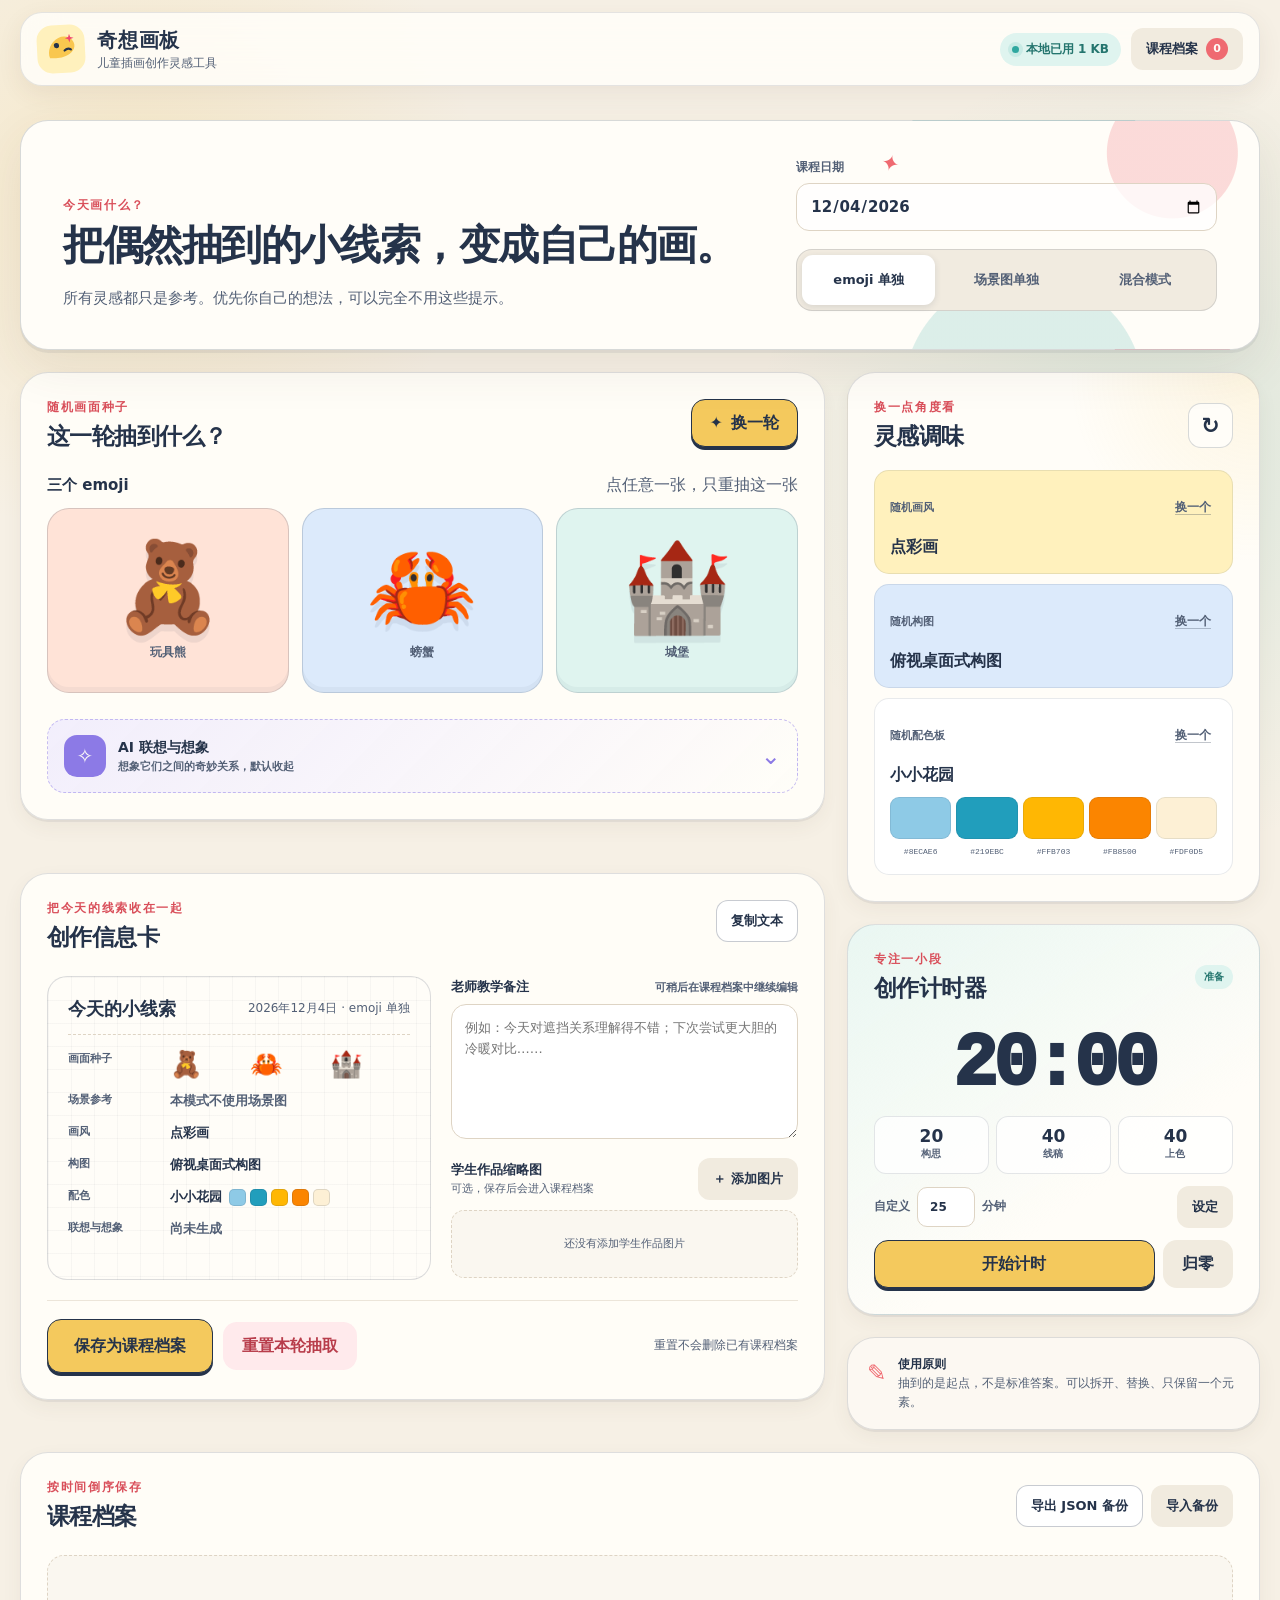
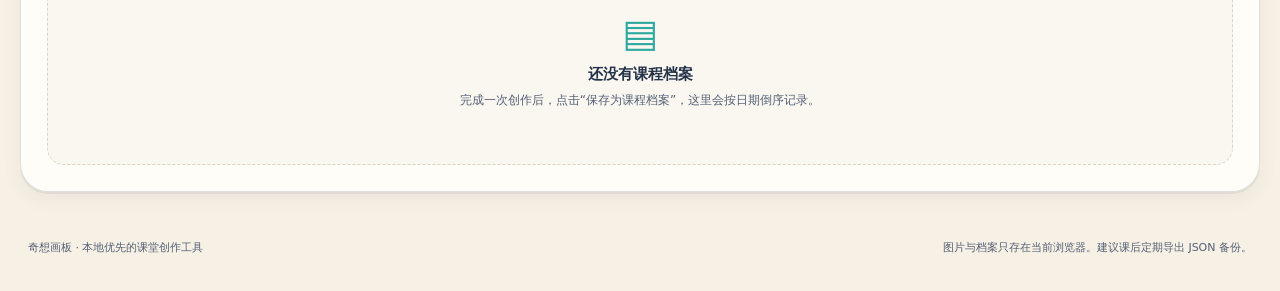
<file: index.html>
<!doctype html>
<html lang="zh-CN">
<head>
  <meta charset="utf-8">
  <meta name="viewport" content="width=device-width, initial-scale=1, viewport-fit=cover">
  <meta name="theme-color" content="#f7f1e7">
  <meta name="color-scheme" content="light">
  <title>奇想画板 · 儿童插画灵感工具</title>
  <meta name="description" content="为儿童美术课准备的本地插画灵感、计时与课程存档工具。">
  <link rel="icon" href="data:image/svg+xml,%3Csvg xmlns='http://www.w3.org/2000/svg' viewBox='0 0 64 64'%3E%3Crect width='64' height='64' rx='16' fill='%23f4c95d'/%3E%3Ctext x='32' y='46' font-size='38' text-anchor='middle'%3E%F0%9F%8E%A8%3C/text%3E%3C/svg%3E">
  <link rel="manifest" href="manifest.webmanifest">
  <link rel="icon" href="icon.svg" type="image/svg+xml">
  <link rel="apple-touch-icon" href="icon-192.png">
  <link rel="stylesheet" href="styles.css">
</head>
<body>
  <a class="skip-link" href="#mainContent">跳到主要内容</a>
  <div class="app-shell">
    <header class="topbar">
      <a class="brand" href="#top" aria-label="奇想画板首页">
        <span class="brand-mark" aria-hidden="true">
          <svg viewBox="0 0 48 48" role="img">
            <path d="M11 34c-2.8-8.4 1.1-18.5 10.5-22.8 6.3-2.9 14.5-.8 17.2 5.5 3.2 7.4-3.1 13.1-9.6 15.7-6.4 2.6-11.7 1.8-18.1 1.6Z" fill="#f9c74f"/>
            <circle cx="19" cy="20" r="3" fill="#25334a"/>
            <path d="M28 26c2.3-2.1 4.9-2.5 7.3-.9" fill="none" stroke="#25334a" stroke-width="2.4" stroke-linecap="round"/>
            <path d="m34 7 1.2 3.8L39 12l-3.8 1.2L34 17l-1.2-3.8L29 12l3.8-1.2L34 7Z" fill="#ef476f"/>
          </svg>
        </span>
        <span>
          <strong>奇想画板</strong>
          <small>儿童插画创作灵感工具</small>
        </span>
      </a>
      <div class="topbar-actions">
        <span class="storage-pill" id="storagePill" title="浏览器本地存储状态">本地保存</span>
        <a class="button button-quiet button-small" href="#archives">
          课程档案 <span class="count-badge" id="archiveCount">0</span>
        </a>
      </div>
    </header>

    <main id="mainContent">
      <section class="hero" id="top" aria-labelledby="pageTitle">
        <div class="hero-copy">
          <p class="eyebrow">今天画什么？</p>
          <h1 id="pageTitle">把偶然抽到的小线索，变成自己的画。</h1>
          <p>所有灵感都只是参考。优先你自己的想法，可以完全不用这些提示。</p>
        </div>
        <div class="hero-meta">
          <label class="date-field">
            <span>课程日期</span>
            <input type="date" id="lessonDate">
          </label>
          <div class="mode-switch" role="tablist" aria-label="创作模式">
            <button class="mode-button is-active" type="button" role="tab" aria-selected="true" data-mode="emoji">emoji 单独</button>
            <button class="mode-button" type="button" role="tab" aria-selected="false" data-mode="scene">场景图单独</button>
            <button class="mode-button" type="button" role="tab" aria-selected="false" data-mode="mixed">混合模式</button>
          </div>
        </div>
      </section>

      <div class="workspace-grid">
        <section class="panel draw-panel" aria-labelledby="drawTitle">
          <div class="panel-heading">
            <div>
              <p class="section-kicker">随机画面种子</p>
              <h2 id="drawTitle">这一轮抽到什么？</h2>
            </div>
            <button class="button button-primary" type="button" id="newRoundBtn">
              <span aria-hidden="true">✦</span> 换一轮
            </button>
          </div>

          <div id="emojiArea" class="draw-area">
            <div class="subheading">
              <h3>三个 emoji</h3>
              <span>点任意一张，只重抽这一张</span>
            </div>
            <div class="emoji-grid" id="emojiGrid" aria-live="polite"></div>
          </div>

          <div id="sceneArea" class="draw-area" hidden>
            <div class="subheading">
              <h3>场景参考图</h3>
              <span>从你的本地场景图库随机抽取</span>
            </div>
            <div class="scene-frame" id="sceneFrame">
              <div class="scene-empty" id="sceneEmpty">
                <span class="empty-icon" aria-hidden="true">▧</span>
                <strong>场景图库还是空的</strong>
                <p>上传几张环境、空间或物品照片，就能随机抽取参考。</p>
              </div>
              <img id="sceneImage" alt="" hidden>
              <div class="scene-caption">
                <span id="sceneName">等待抽取</span>
                <button class="scene-refresh" id="rollSceneBtn" type="button" title="换一张场景图">↻ 换一张</button>
              </div>
            </div>
            <div class="inline-actions">
              <label class="button button-secondary button-small" for="sceneUploadInput">＋ 导入场景图</label>
              <button class="button button-quiet button-small" type="button" id="toggleGalleryBtn" aria-expanded="false">管理图库</button>
              <span class="muted small" id="sceneCountLabel">0 张</span>
            </div>
            <div class="gallery-panel" id="galleryPanel" hidden>
              <div class="gallery-head">
                <strong>本地场景图库</strong>
                <span class="muted small">图片只保存在这台设备的浏览器中</span>
              </div>
              <div class="gallery-grid" id="galleryGrid"></div>
            </div>
          </div>

          <details class="inspiration-drawer" id="aiDrawer">
            <summary>
              <span class="summary-icon" aria-hidden="true">✧</span>
              <span>
                <strong>AI 联想与想象</strong>
                <small>想象它们之间的奇妙关系，默认收起</small>
              </span>
              <span class="summary-chevron" aria-hidden="true">⌄</span>
            </summary>
            <div class="drawer-body">
              <div class="notice-strip">
                仅参考，优先你自己的想法，可以完全不用这个灵感。
              </div>
              <div class="ai-toolbar">
                <button class="button button-primary button-small" id="generateAiBtn" type="button">生成联想</button>
                <button class="button button-quiet button-small" id="refreshAiBtn" type="button" hidden>换一批</button>
                <span class="ai-status" id="aiStatus">当前使用本地联想库，不会联网</span>
              </div>
              <div class="ai-ideas" id="aiIdeas" aria-live="polite">
                <p class="empty-copy">会从奇妙关系、角色融合和视觉比喻三个方向展开。</p>
              </div>
              <details class="ai-settings">
                <summary>连接 AI（可选）</summary>
                <div class="settings-grid">
                  <label>
                    <span>接口地址</span>
                    <input type="url" id="aiEndpoint" placeholder="https://…/chat/completions 或代理地址" autocomplete="off">
                  </label>
                  <label>
                    <span>模型名</span>
                    <input type="text" id="aiModel" placeholder="留空表示自定义代理接口" autocomplete="off">
                  </label>
                  <label class="settings-span">
                    <span>API Key（只保存在当前浏览器）</span>
                    <input type="password" id="aiKey" placeholder="公开部署时建议留空，由代理端保存密钥" autocomplete="off">
                  </label>
                </div>
                <div class="settings-footer">
                  <p class="muted small">只发送 emoji、画风和配色等关键词，不上传学生作品、老师备注或课程档案。公开设备上请勿保存个人密钥。</p>
                  <button class="button button-secondary button-small" id="saveAiSettingsBtn" type="button">保存连接设置</button>
                </div>
              </details>
            </div>
          </details>
        </section>

        <aside class="side-stack" aria-label="辅助灵感工具">
          <section class="panel prompt-panel" aria-labelledby="promptTitle">
            <div class="panel-heading compact">
              <div>
                <p class="section-kicker">换一点角度看</p>
                <h2 id="promptTitle">灵感调味</h2>
              </div>
              <button class="icon-button" id="rollAllPromptsBtn" type="button" title="全部换一组" aria-label="全部换一组">↻</button>
            </div>

            <div class="prompt-card" data-prompt="style">
              <div class="prompt-label"><span>随机画风</span><button type="button" class="text-button" data-roll="style">换一个</button></div>
              <strong id="styleValue">等待抽取</strong>
            </div>

            <div class="prompt-card" data-prompt="composition">
              <div class="prompt-label"><span>随机构图</span><button type="button" class="text-button" data-roll="composition">换一个</button></div>
              <strong id="compositionValue">等待抽取</strong>
            </div>

            <div class="prompt-card palette-card" data-prompt="palette">
              <div class="prompt-label"><span>随机配色板</span><button type="button" class="text-button" data-roll="palette">换一个</button></div>
              <strong id="paletteName">等待抽取</strong>
              <div class="palette-swatches" id="paletteSwatches" aria-label="配色色值"></div>
            </div>
          </section>

          <section class="panel timer-panel" aria-labelledby="timerTitle">
            <div class="panel-heading compact">
              <div>
                <p class="section-kicker">专注一小段</p>
                <h2 id="timerTitle">创作计时器</h2>
              </div>
              <span class="timer-state" id="timerState">准备</span>
            </div>
            <div class="timer-display" id="timerDisplay" aria-live="polite">20:00</div>
            <div class="timer-presets" aria-label="计时预设">
              <button type="button" class="preset-button" data-minutes="20"><strong>20</strong><span>构思</span></button>
              <button type="button" class="preset-button" data-minutes="40"><strong>40</strong><span>线稿</span></button>
              <button type="button" class="preset-button" data-minutes="40"><strong>40</strong><span>上色</span></button>
            </div>
            <div class="custom-timer">
              <label for="customMinutes">自定义</label>
              <input type="number" id="customMinutes" min="1" max="180" step="1" value="25" inputmode="numeric">
              <span>分钟</span>
              <button class="button button-quiet button-small" id="setCustomTimerBtn" type="button">设定</button>
            </div>
            <div class="timer-actions">
              <button class="button button-primary" id="timerToggleBtn" type="button">开始计时</button>
              <button class="button button-quiet" id="timerResetBtn" type="button">归零</button>
            </div>
          </section>

          <section class="panel tiny-help">
            <span aria-hidden="true">✎</span>
            <p><strong>使用原则</strong><br>抽到的是起点，不是标准答案。可以拆开、替换、只保留一个元素。</p>
          </section>
        </aside>

      <section class="panel summary-panel" aria-labelledby="summaryTitle">
        <div class="panel-heading">
          <div>
            <p class="section-kicker">把今天的线索收在一起</p>
            <h2 id="summaryTitle">创作信息卡</h2>
          </div>
          <button class="button button-secondary button-small" id="copySummaryBtn" type="button">复制文本</button>
        </div>
        <div class="summary-layout">
          <div class="summary-preview" id="summaryPreview"></div>
          <div class="lesson-record">
            <label class="notes-label" for="teacherNotes">
              <span>老师教学备注</span>
              <small>可稍后在课程档案中继续编辑</small>
            </label>
            <textarea id="teacherNotes" rows="4" maxlength="3000" placeholder="例如：今天对遮挡关系理解得不错；下次尝试更大胆的冷暖对比……"></textarea>
            <div class="student-work-head">
              <div>
                <strong>学生作品缩略图</strong>
                <span class="muted small">可选，保存后会进入课程档案</span>
              </div>
              <label class="button button-quiet button-small" for="studentWorkInput">＋ 添加图片</label>
            </div>
            <div class="student-grid" id="studentGrid"></div>
          </div>
        </div>
        <div class="summary-actions">
          <button class="button button-primary button-large" id="saveArchiveBtn" type="button">保存为课程档案</button>
          <button class="button button-danger-quiet" id="resetRoundBtn" type="button">重置本轮抽取</button>
          <span class="muted small">重置不会删除已有课程档案</span>
        </div>
      </section>
      </div>

      <section class="panel archive-panel" id="archives" aria-labelledby="archiveTitle">
        <div class="panel-heading archive-heading">
          <div>
            <p class="section-kicker">按时间倒序保存</p>
            <h2 id="archiveTitle">课程档案</h2>
          </div>
          <div class="archive-actions">
            <button class="button button-secondary button-small" id="exportArchivesBtn" type="button">导出 JSON 备份</button>
            <label class="button button-quiet button-small" for="importArchivesInput">导入备份</label>
            <input type="file" id="importArchivesInput" accept="application/json,.json" hidden>
          </div>
        </div>
        <div class="import-bar" id="importBar" hidden>
          <span id="importPreviewText"></span>
          <div>
            <button class="button button-secondary button-small" id="mergeImportBtn" type="button">合并导入</button>
            <button class="button button-danger-quiet button-small" id="replaceImportBtn" type="button">清空后导入</button>
            <button class="text-button" id="cancelImportBtn" type="button">取消</button>
          </div>
        </div>
        <div class="archive-list" id="archiveList"></div>
      </section>
    </main>

    <footer>
      <p>奇想画板 · 本地优先的课堂创作工具</p>
      <p>图片与档案只存在当前浏览器。建议课后定期导出 JSON 备份。</p>
    </footer>
  </div>

  <input type="file" id="sceneUploadInput" accept="image/png,image/jpeg,image/webp" multiple hidden>
  <input type="file" id="studentWorkInput" accept="image/png,image/jpeg,image/webp" multiple hidden>
  <div class="toast" id="toast" role="status" aria-live="polite"></div>

  <template id="emptyArchivesTemplate">
    <div class="empty-state">
      <span aria-hidden="true">▤</span>
      <strong>还没有课程档案</strong>
      <p>完成一次创作后，点击“保存为课程档案”，这里会按日期倒序记录。</p>
    </div>
  </template>

  <script src="app.js" defer></script>
</body>
</html>
</file>
<file: styles.css>
:root {
  --ink: #25334a;
  --ink-soft: #536076;
  --paper: #fffdf8;
  --paper-strong: #ffffff;
  --canvas: #f6f0e5;
  --line: #ded4c4;
  --line-soft: #ece5d9;
  --coral: #ef6a71;
  --coral-deep: #d94f5a;
  --teal: #2fa8a0;
  --teal-soft: #dff4ef;
  --yellow: #f4c95d;
  --yellow-soft: #fff1bd;
  --blue-soft: #dceafb;
  --lavender: #8c7ae6;
  --lavender-soft: #ebe7ff;
  --peach-soft: #ffe3d7;
  --danger: #b83d4b;
  --radius-xl: 28px;
  --radius-lg: 20px;
  --radius-md: 15px;
  --shadow: 0 3px 0 rgba(37, 51, 74, .08), 0 18px 50px rgba(88, 69, 45, .09);
  --shadow-small: 0 2px 0 rgba(37, 51, 74, .07), 0 7px 20px rgba(88, 69, 45, .06);
}

* { box-sizing: border-box; }
html { scroll-behavior: smooth; scroll-padding-top: 105px; }
body {
  margin: 0;
  min-width: 320px;
  color: var(--ink);
  background:
    radial-gradient(circle at 10% 10%, rgba(244, 201, 93, .2), transparent 22rem),
    radial-gradient(circle at 90% 24%, rgba(47, 168, 160, .13), transparent 25rem),
    var(--canvas);
  font-family: "Nunito", "Avenir Next", "PingFang SC", "Microsoft YaHei", system-ui, sans-serif;
  -webkit-font-smoothing: antialiased;
  text-rendering: optimizeLegibility;
}
body::before {
  position: fixed;
  inset: 0;
  z-index: -1;
  pointer-events: none;
  content: "";
  opacity: .35;
  background-image: radial-gradient(rgba(37, 51, 74, .15) .7px, transparent .7px);
  background-size: 18px 18px;
}
button, input, textarea { font: inherit; }
button, label[for], summary { -webkit-tap-highlight-color: transparent; }
button { color: inherit; }
button:not(:disabled), label[for], summary { cursor: pointer; }
button:disabled { cursor: wait; opacity: .58; }
img { display: block; max-width: 100%; }
[hidden] { display: none !important; }
::selection { color: var(--ink); background: var(--yellow-soft); }
.skip-link {
  position: fixed; top: 12px; left: 12px; z-index: 1000;
  padding: 12px 18px; color: var(--paper); background: var(--ink);
  border-radius: 12px; transform: translateY(-150%);
}
.skip-link:focus { transform: translateY(0); }
:focus-visible { outline: 3px solid var(--lavender); outline-offset: 3px; }
.app-shell { width: min(1440px, calc(100% - 40px)); margin: 0 auto; }

.topbar {
  position: sticky; top: 12px; z-index: 50;
  display: flex; align-items: center; justify-content: space-between; gap: 24px;
  margin-top: 12px; padding: 12px 16px;
  border: 1px solid rgba(37, 51, 74, .12); border-radius: 22px;
  background: rgba(255, 253, 248, .9); box-shadow: 0 8px 25px rgba(88, 69, 45, .08);
  backdrop-filter: blur(18px);
}
.brand { display: inline-flex; align-items: center; gap: 12px; color: var(--ink); text-decoration: none; }
.brand-mark {
  display: grid; width: 48px; height: 48px; flex: 0 0 auto; place-items: center;
  border-radius: 15px; background: var(--yellow-soft); transform: rotate(-3deg);
}
.brand-mark svg { width: 42px; height: 42px; }
.brand strong, .brand small { display: block; }
.brand strong { font-size: 20px; letter-spacing: .04em; }
.brand small { margin-top: 1px; color: var(--ink-soft); font-size: 12px; }
.topbar-actions { display: flex; align-items: center; gap: 10px; }
.storage-pill {
  display: inline-flex; align-items: center; gap: 7px; padding: 8px 12px;
  color: #24756e; font-size: 12px; font-weight: 800; border-radius: 999px; background: var(--teal-soft);
}
.storage-pill::before {
  width: 7px; height: 7px; content: ""; border-radius: 50%;
  background: var(--teal); box-shadow: 0 0 0 4px rgba(47, 168, 160, .13);
}

.button {
  display: inline-flex; min-height: 48px; align-items: center; justify-content: center; gap: 8px;
  padding: 11px 18px; font-weight: 850; line-height: 1.2; text-align: center; text-decoration: none;
  border: 1.5px solid transparent; border-radius: 14px;
  transition: transform .16s ease, box-shadow .16s ease, background .16s ease;
}
.button:not(:disabled):active { transform: translateY(1px) scale(.99); }
.button-primary { color: var(--ink); border-color: var(--ink); background: var(--yellow); box-shadow: 0 3px 0 var(--ink); }
.button-primary:hover { background: #f7d674; }
.button-secondary { color: var(--ink); border-color: rgba(37, 51, 74, .25); background: var(--paper-strong); }
.button-secondary:hover, .button-quiet:hover { background: #f9f2e7; }
.button-quiet { color: var(--ink); border-color: transparent; background: #f1ebdf; }
.button-danger-quiet { color: var(--danger); border-color: transparent; background: #ffeaec; }
.button-danger-quiet:hover { background: #ffdde0; }
.button-small { min-height: 42px; padding: 9px 14px; font-size: 13px; border-radius: 12px; }
.button-large { min-height: 54px; padding-inline: 26px; font-size: 16px; }
.icon-button {
  display: grid; width: 45px; height: 45px; place-items: center; color: var(--ink);
  font-size: 22px; font-weight: 900; border: 1.5px solid rgba(37, 51, 74, .18);
  border-radius: 13px; background: var(--paper);
}
.text-button {
  min-height: 42px;
  padding: 8px 6px; color: var(--ink-soft); font-size: 12px; font-weight: 800;
  border: 0; background: transparent; text-decoration: underline;
  text-decoration-color: rgba(37, 51, 74, .28); text-underline-offset: 3px;
}
.count-badge {
  display: inline-grid; min-width: 22px; height: 22px; padding-inline: 5px;
  place-items: center; color: var(--paper); font-size: 11px; border-radius: 999px; background: var(--coral);
}
main { padding: 34px 0 20px; }

.hero {
  position: relative; display: grid; grid-template-columns: minmax(0, 1.25fr) minmax(340px, .75fr);
  gap: 32px; align-items: end; overflow: hidden; padding: 38px 42px;
  border: 1.5px solid rgba(37, 51, 74, .18); border-radius: var(--radius-xl);
  background:
    radial-gradient(circle at 93% 14%, rgba(239, 106, 113, .23) 0 65px, transparent 66px),
    radial-gradient(circle at 81% 120%, rgba(47, 168, 160, .17) 0 120px, transparent 121px),
    var(--paper);
  box-shadow: var(--shadow);
}

.eyebrow, .section-kicker {
  margin: 0 0 8px; color: var(--coral-deep); font-size: 12px; font-weight: 900;
  letter-spacing: .14em; text-transform: uppercase;
}
.hero::after {
  position: absolute; top: 30px; right: 29%; width: 18px; height: 18px;
  content: "✦"; color: var(--coral); font-size: 22px; transform: rotate(15deg);
}
.hero h1 {
  max-width: 720px; margin: 0; font-size: clamp(28px, 3.2vw, 47px);
  font-weight: 950; line-height: 1.17; letter-spacing: -.035em;
}
.hero-copy > p:last-child { max-width: 640px; margin: 15px 0 0; color: var(--ink-soft); font-size: 15px; line-height: 1.75; }
.hero-meta { display: grid; gap: 18px; align-content: end; }
.date-field { display: grid; gap: 7px; color: var(--ink-soft); font-size: 12px; font-weight: 800; }
.date-field input {
  width: 100%; min-height: 48px; padding: 8px 13px; color: var(--ink);
  font-size: 15px; font-weight: 800; border: 1.5px solid var(--line);
  border-radius: 13px; background: rgba(255, 255, 255, .76);
}
.mode-switch {
  display: grid; grid-template-columns: repeat(3, 1fr); gap: 5px; padding: 5px;
  border: 1.5px solid rgba(37, 51, 74, .14); border-radius: 16px; background: #f1ebe0;
}
.mode-button {
  min-height: 50px; padding: 8px 12px; color: var(--ink-soft); font-size: 13px;
  font-weight: 850; border: 0; border-radius: 11px; background: transparent;
  transition: background .16s ease, color .16s ease, box-shadow .16s ease;
}
.mode-button.is-active { color: var(--ink); background: var(--paper-strong); box-shadow: 0 2px 7px rgba(37, 51, 74, .12); }

.workspace-grid {
  display: grid; grid-template-columns: minmax(0, 1.52fr) minmax(330px, .78fr);
  grid-template-areas: "draw side" "summary side";
  gap: 22px; align-items: start; margin-top: 22px;
}
.draw-panel { grid-area: draw; }
.summary-panel { grid-area: summary; margin-top: 0; }
.panel {
  border: 1.5px solid rgba(37, 51, 74, .15); border-radius: var(--radius-xl);
  background: rgba(255, 253, 248, .96); box-shadow: var(--shadow-small);
}
.draw-panel, .prompt-panel, .timer-panel, .summary-panel, .archive-panel { padding: 26px; }
.panel-heading {
  display: flex; align-items: flex-start; justify-content: space-between;
  gap: 20px; margin-bottom: 23px;
}
.panel-heading.compact { align-items: center; margin-bottom: 18px; }
.panel-heading h2 { margin: 0; font-size: 23px; font-weight: 950; letter-spacing: -.025em; }
.panel-heading .section-kicker { margin-bottom: 5px; }
.subheading { display: flex; align-items: baseline; justify-content: space-between; gap: 18px; margin-bottom: 12px; }
.subheading h3 { margin: 0; font-size: 15px; font-weight: 900; }
.subheading span, .muted { color: var(--ink-soft); }
.small { font-size: 12px; }

.emoji-grid { display: grid; grid-template-columns: repeat(3, minmax(0, 1fr)); gap: 13px; }
.emoji-card {
  position: relative; display: flex; min-width: 0; min-height: 185px; flex-direction: column;
  align-items: center; justify-content: center; overflow: hidden; padding: 16px 10px 14px;
  border: 1.5px solid rgba(37, 51, 74, .18); border-radius: 22px; background: var(--peach-soft);
  box-shadow: inset 0 -5px 0 rgba(37, 51, 74, .045);
  transition: transform .18s ease, box-shadow .18s ease;
}
.emoji-card:nth-child(2) { background: var(--blue-soft); }
.emoji-card:nth-child(3) { background: var(--teal-soft); }
.emoji-card:hover {
  z-index: 1; transform: translateY(-3px) rotate(-.5deg);
  box-shadow: inset 0 -5px 0 rgba(37, 51, 74, .045), 0 12px 24px rgba(37, 51, 74, .1);
}
.emoji-card:active { transform: scale(.985); }
.emoji-card .emoji-char {
  font-family: "Segoe UI Emoji", "Apple Color Emoji", "Noto Color Emoji", sans-serif;
  font-size: clamp(55px, 7.2vw, 88px); line-height: 1;
  filter: drop-shadow(0 7px 0 rgba(37, 51, 74, .08));
}
.emoji-card .emoji-name {
  margin-top: 13px; overflow: hidden; color: var(--ink-soft); font-size: 12px;
  font-weight: 850; text-overflow: ellipsis; white-space: nowrap;
}
.emoji-card .reroll-hint {
  position: absolute; top: 10px; right: 11px; display: inline-flex; align-items: center; gap: 3px;
  padding: 4px 7px; color: var(--ink-soft); font-size: 10px; font-weight: 850;
  border-radius: 999px; background: rgba(255, 255, 255, .62); opacity: 0;
  transform: translateY(-3px); transition: opacity .16s ease, transform .16s ease;
}
.emoji-card:hover .reroll-hint, .emoji-card:focus-visible .reroll-hint { opacity: 1; transform: translateY(0); }
.emoji-card.is-rerolling .emoji-char { animation: emoji-pop .32s ease; }
@keyframes emoji-pop {
  0% { opacity: .2; transform: scale(.75) rotate(-8deg); }
  70% { transform: scale(1.08) rotate(3deg); }
  100% { opacity: 1; transform: scale(1); }
}
.draw-area + .draw-area { margin-top: 28px; }

.scene-frame {
  position: relative; overflow: hidden; min-height: 355px;
  border: 1.5px solid rgba(37, 51, 74, .17); border-radius: 22px; background: #ede7dc;
}
.scene-frame > img { width: 100%; height: 355px; object-fit: cover; }
.scene-empty {
  display: flex; min-height: 355px; flex-direction: column; align-items: center; justify-content: center;
  padding: 35px; text-align: center;
  background: repeating-linear-gradient(45deg, transparent 0 12px, rgba(37, 51, 74, .018) 12px 13px), #f5efe5;
}
.scene-empty .empty-icon {
  display: grid; width: 64px; height: 64px; margin-bottom: 14px; place-items: center;
  color: var(--teal); font-size: 30px; border: 1.5px dashed rgba(47, 168, 160, .5);
  border-radius: 20px; background: var(--teal-soft);
}
.scene-empty strong { font-size: 18px; }
.scene-empty p { max-width: 360px; margin: 8px 0 0; color: var(--ink-soft); font-size: 13px; line-height: 1.6; }
.scene-caption {
  position: absolute; right: 12px; bottom: 12px; left: 12px; display: flex;
  align-items: center; justify-content: space-between; gap: 12px; padding: 10px 12px;
  color: var(--paper); font-size: 12px; font-weight: 800; border-radius: 12px;
  background: rgba(29, 38, 54, .78); backdrop-filter: blur(12px);
}
.scene-caption span { min-width: 0; overflow: hidden; text-overflow: ellipsis; white-space: nowrap; }
.scene-refresh {
  flex: 0 0 auto; padding: 7px 10px; color: var(--ink); font-size: 12px;
  font-weight: 900; border: 0; border-radius: 9px; background: var(--yellow);
}
.inline-actions { display: flex; flex-wrap: wrap; align-items: center; gap: 9px; margin-top: 12px; }
.gallery-panel {
  margin-top: 14px; padding: 16px; border: 1px solid var(--line-soft);
  border-radius: 16px; background: #faf6ee;
}
.gallery-head { display: flex; align-items: baseline; justify-content: space-between; gap: 16px; margin-bottom: 12px; }
.gallery-grid { display: grid; grid-template-columns: repeat(auto-fill, minmax(105px, 1fr)); gap: 10px; }
.gallery-item {
  position: relative; overflow: hidden; aspect-ratio: 1;
  border: 1px solid rgba(37, 51, 74, .15); border-radius: 13px; background: #eae2d6;
}
.gallery-item img { width: 100%; height: 100%; object-fit: cover; }
.gallery-item .gallery-name {
  position: absolute; right: 0; bottom: 0; left: 0; overflow: hidden;
  padding: 18px 7px 6px; color: #fff; font-size: 10px; font-weight: 800;
  text-overflow: ellipsis; white-space: nowrap;
  background: linear-gradient(transparent, rgba(0, 0, 0, .7));
}
.gallery-delete {
  position: absolute; top: 5px; right: 5px; display: grid; width: 28px; height: 28px;
  place-items: center; color: #fff; font-size: 16px; border: 0; border-radius: 9px;
  background: rgba(29, 38, 54, .75);
}

.inspiration-drawer {
  margin-top: 26px; overflow: hidden; border: 1.5px dashed rgba(140, 122, 230, .48);
  border-radius: 18px;
  background: linear-gradient(135deg, rgba(235, 231, 255, .65), rgba(255, 253, 248, .7));
}
.inspiration-drawer > summary {
  display: flex; align-items: center; gap: 12px; padding: 15px 16px; list-style: none;
}
.inspiration-drawer > summary::-webkit-details-marker, .ai-settings summary::-webkit-details-marker { display: none; }
.summary-icon {
  display: grid; width: 42px; height: 42px; flex: 0 0 auto; place-items: center;
  color: var(--paper); font-size: 20px; border-radius: 13px; background: var(--lavender);
}
.inspiration-drawer summary strong, .inspiration-drawer summary small { display: block; }
.inspiration-drawer summary strong { font-size: 14px; }
.inspiration-drawer summary small { margin-top: 2px; color: var(--ink-soft); font-size: 11px; font-weight: 600; }
.summary-chevron { margin-left: auto; color: var(--lavender); font-size: 24px; transition: transform .18s ease; }
.inspiration-drawer[open] .summary-chevron { transform: rotate(180deg); }
.drawer-body { padding: 0 16px 17px; }
.notice-strip {
  padding: 10px 12px; color: #5f537e; font-size: 12px; font-weight: 750;
  line-height: 1.55; border-radius: 11px; background: rgba(255, 255, 255, .68);
}
.ai-toolbar { display: flex; flex-wrap: wrap; align-items: center; gap: 9px; margin: 13px 0; }
.ai-status { margin-left: auto; color: var(--ink-soft); font-size: 11px; }
.ai-status.is-online { color: #24756e; }
.ai-ideas { display: grid; gap: 8px; }
.ai-analysis {
  padding: 11px 12px;
  border: 1px dashed rgba(140, 122, 230, .28);
  border-radius: 12px;
  background: rgba(255, 255, 255, .52);
}
.ai-analysis > strong {
  display: block;
  margin-bottom: 7px;
  color: var(--ink);
  font-size: 11px;
}
.ai-analysis > div {
  display: flex;
  flex-wrap: wrap;
  gap: 6px 12px;
}
.ai-analysis span {
  color: var(--ink-soft);
  font-size: 10px;
  line-height: 1.5;
}
.ai-analysis b {
  color: var(--ink);
}
.ai-idea {
  display: grid; grid-template-columns: auto 1fr; gap: 10px; align-items: start;
  padding: 12px 13px; font-size: 13px; line-height: 1.65;
  border: 1px solid rgba(140, 122, 230, .17); border-radius: 12px;
  background: rgba(255, 255, 255, .74);
}
.ai-idea-number {
  display: grid; width: 22px; height: 22px; place-items: center;
  color: var(--paper); font-size: 11px; font-weight: 900;
  border-radius: 50%; background: var(--lavender);
}
.empty-copy { margin: 0; padding: 16px 4px; color: var(--ink-soft); font-size: 12px; text-align: center; }
.ai-settings { margin-top: 14px; padding-top: 12px; border-top: 1px solid rgba(37, 51, 74, .1); }
.ai-settings > summary { color: var(--ink-soft); font-size: 11px; font-weight: 800; }
.settings-grid { display: grid; grid-template-columns: 1fr 1fr; gap: 10px; margin-top: 12px; }
.settings-grid label { display: grid; gap: 5px; color: var(--ink-soft); font-size: 11px; font-weight: 800; }
.settings-grid .settings-span { grid-column: 1 / -1; }
.settings-grid input {
  width: 100%; min-height: 42px; padding: 8px 10px; color: var(--ink);
  font-size: 12px; border: 1px solid var(--line); border-radius: 10px; background: #fff;
}
.settings-footer { display: flex; align-items: flex-end; justify-content: space-between; gap: 18px; margin-top: 10px; }
.settings-footer p { max-width: 520px; margin: 0; line-height: 1.55; }

.side-stack { grid-area: side; display: grid; gap: 22px; }
.prompt-panel {
  background: radial-gradient(circle at 100% 0, rgba(244, 201, 93, .15), transparent 190px), var(--paper);
}
.prompt-card { padding: 15px; border: 1px solid rgba(37, 51, 74, .1); border-radius: 15px; background: var(--yellow-soft); }
.prompt-card + .prompt-card { margin-top: 10px; }
.prompt-card[data-prompt="composition"] { background: var(--blue-soft); }
.prompt-card[data-prompt="palette"] { background: #fff; }
.prompt-label {
  display: flex; align-items: center; justify-content: space-between; gap: 14px;
  margin-bottom: 7px; color: var(--ink-soft); font-size: 11px; font-weight: 800;
}
.prompt-card > strong { display: block; font-size: 16px; font-weight: 900; line-height: 1.45; }
.palette-card > strong { margin-bottom: 10px; }
.palette-swatches { display: grid; grid-template-columns: repeat(5, 1fr); gap: 5px; padding-bottom: 20px; }
.palette-swatch {
  position: relative; height: 42px; border: 1px solid rgba(37, 51, 74, .1); border-radius: 9px;
}
.palette-swatch::after {
  position: absolute; right: 0; bottom: -18px; left: 0; color: var(--ink-soft);
  content: attr(data-hex); font-family: ui-monospace, SFMono-Regular, Consolas, monospace;
  font-size: 8px; text-align: center;
}

.timer-panel { background: linear-gradient(145deg, rgba(223, 244, 239, .68), transparent 65%), var(--paper); }
.timer-state {
  padding: 5px 9px; color: #24756e; font-size: 10px; font-weight: 900;
  border-radius: 999px; background: var(--teal-soft);
}
.timer-state.is-running { color: #9a5f00; background: var(--yellow-soft); }
.timer-state.is-paused { color: #6651b4; background: var(--lavender-soft); }
.timer-display {
  padding: 6px 0 14px; font-family: "Avenir Next", "Trebuchet MS", ui-monospace, monospace;
  font-size: clamp(52px, 6.5vw, 74px); font-variant-numeric: tabular-nums;
  font-weight: 950; line-height: 1; letter-spacing: -.055em; text-align: center;
}
.timer-display.is-finished { color: var(--coral-deep); animation: timer-pulse .8s ease 2; }
@keyframes timer-pulse { 50% { transform: scale(1.04); } }
.timer-presets { display: grid; grid-template-columns: repeat(3, 1fr); gap: 7px; }
.preset-button {
  display: grid; min-height: 58px; place-content: center; gap: 2px; color: var(--ink);
  border: 1px solid rgba(37, 51, 74, .12); border-radius: 12px; background: rgba(255, 255, 255, .74);
}
.preset-button strong { font-size: 17px; line-height: 1; }
.preset-button span { color: var(--ink-soft); font-size: 10px; font-weight: 800; }
.preset-button:hover { border-color: rgba(37, 51, 74, .28); background: #fff; }
.custom-timer {
  display: grid; grid-template-columns: auto 58px auto 1fr; gap: 7px; align-items: center;
  margin-top: 12px; color: var(--ink-soft); font-size: 12px; font-weight: 800;
}
.custom-timer input {
  width: 58px; min-height: 40px; padding: 6px; color: var(--ink); font-weight: 900;
  text-align: center; border: 1px solid var(--line); border-radius: 10px; background: #fff;
}
.custom-timer .button { justify-self: end; }
.timer-actions { display: grid; grid-template-columns: 1fr auto; gap: 8px; margin-top: 12px; }
.tiny-help {
  display: flex; gap: 12px; align-items: flex-start; padding: 17px 19px;
  color: var(--ink-soft); font-size: 12px; line-height: 1.6;
  background: rgba(255, 253, 248, .68);
}
.tiny-help > span { color: var(--coral); font-size: 23px; }
.tiny-help p { margin: 0; }
.tiny-help strong { color: var(--ink); }

.archive-panel { margin-top: 22px; }
.summary-layout { display: grid; grid-template-columns: minmax(0, 1.05fr) minmax(0, .95fr); gap: 20px; }
.summary-preview {
  min-height: 280px; padding: 20px; border: 1.5px solid rgba(37, 51, 74, .16); border-radius: 20px;
  background:
    linear-gradient(rgba(37, 51, 74, .034) 1px, transparent 1px),
    linear-gradient(90deg, rgba(37, 51, 74, .034) 1px, transparent 1px), #fffdf8;
  background-size: 23px 23px;
}
.summary-topline {
  display: flex; align-items: center; justify-content: space-between; gap: 16px;
  padding-bottom: 13px; border-bottom: 1px dashed var(--line);
}
.summary-topline strong { font-size: 18px; }
.summary-topline span { color: var(--ink-soft); font-size: 12px; }
.summary-blocks { display: grid; gap: 12px; margin-top: 15px; }
.summary-row { display: grid; grid-template-columns: 90px 1fr; gap: 12px; align-items: start; font-size: 13px; line-height: 1.55; }
.summary-row > span { color: var(--ink-soft); font-size: 11px; font-weight: 850; }
.summary-row > div { min-width: 0; font-weight: 800; }
.summary-emoji {
  font-family: "Segoe UI Emoji", "Apple Color Emoji", "Noto Color Emoji", sans-serif;
  font-size: 26px; letter-spacing: 8px; line-height: 1.1;
}
.summary-mini-palette { display: inline-flex; vertical-align: middle; gap: 4px; margin-left: 7px; }
.summary-mini-palette i { width: 17px; height: 17px; border: 1px solid rgba(37, 51, 74, .14); border-radius: 5px; }
.summary-ai-list { display: grid; gap: 4px; margin: 0; padding-left: 17px; }
.lesson-record { padding: 2px 0; }
.notes-label {
  display: flex; align-items: baseline; justify-content: space-between; gap: 16px;
  margin-bottom: 8px; font-size: 13px; font-weight: 900;
}
.notes-label small { color: var(--ink-soft); font-size: 11px; font-weight: 650; }
.lesson-record textarea {
  width: 100%; min-height: 135px; resize: vertical; padding: 12px 13px; color: var(--ink);
  font-size: 13px; line-height: 1.65; border: 1.5px solid var(--line);
  border-radius: 15px; background: #fff;
}
.student-work-head { display: flex; align-items: center; justify-content: space-between; gap: 14px; margin: 15px 0 10px; }
.student-work-head strong, .student-work-head span { display: block; }
.student-work-head strong { font-size: 13px; }
.student-work-head span { margin-top: 2px; font-size: 11px; }
.student-grid { display: grid; grid-template-columns: repeat(auto-fill, minmax(88px, 1fr)); gap: 9px; min-height: 68px; }
.student-empty {
  grid-column: 1 / -1; display: flex; min-height: 68px; align-items: center; justify-content: center;
  color: var(--ink-soft); font-size: 11px; border: 1.5px dashed var(--line);
  border-radius: 13px; background: #faf7f0;
}
.student-item { position: relative; overflow: hidden; aspect-ratio: 1; border: 1px solid rgba(37, 51, 74, .14); border-radius: 12px; background: #eee7dc; }
.student-item img { width: 100%; height: 100%; object-fit: cover; }
.student-remove {
  position: absolute; top: 5px; right: 5px; display: grid; width: 28px; height: 28px;
  place-items: center; color: #fff; font-size: 15px; border: 0; border-radius: 9px;
  background: rgba(29, 38, 54, .76);
}
.summary-actions {
  display: flex; flex-wrap: wrap; align-items: center; gap: 10px;
  margin-top: 20px; padding-top: 18px; border-top: 1px solid var(--line-soft);
}
.summary-actions .muted { margin-left: auto; }
.archive-heading { align-items: center; }
.archive-actions { display: flex; flex-wrap: wrap; gap: 8px; }
.import-bar {
  display: flex; align-items: center; justify-content: space-between; gap: 18px;
  margin-bottom: 15px; padding: 12px 15px; color: #5f537e; font-size: 12px; font-weight: 750;
  border: 1px solid rgba(140, 122, 230, .3); border-radius: 14px; background: var(--lavender-soft);
}
.import-bar > div { display: flex; flex-wrap: wrap; align-items: center; gap: 8px; }
.archive-list { display: grid; gap: 11px; }
.archive-card { overflow: hidden; border: 1px solid rgba(37, 51, 74, .13); border-radius: 17px; background: #fffdf9; }
.archive-summary { display: grid; grid-template-columns: 84px minmax(0, 1fr) auto; gap: 14px; align-items: center; padding: 12px; }
.archive-thumb {
  position: relative; overflow: hidden; width: 84px; height: 70px; border-radius: 12px;
  background: linear-gradient(135deg, var(--yellow-soft), var(--peach-soft));
}
.archive-thumb img { width: 100%; height: 100%; object-fit: cover; }
.archive-thumb .thumb-fallback { display: grid; width: 100%; height: 100%; place-items: center; color: var(--ink-soft); font-size: 24px; }
.archive-copy { min-width: 0; }
.archive-title-line { display: flex; flex-wrap: wrap; align-items: baseline; gap: 8px; }
.archive-title-line strong { font-size: 15px; }
.archive-mode { padding: 3px 7px; color: var(--ink-soft); font-size: 9px; font-weight: 850; border-radius: 999px; background: #f0eade; }
.archive-meta { display: flex; flex-wrap: wrap; gap: 8px; align-items: center; margin-top: 5px; color: var(--ink-soft); font-size: 11px; }
.archive-emoji { font-family: "Segoe UI Emoji", "Apple Color Emoji", "Noto Color Emoji", sans-serif; font-size: 18px; letter-spacing: 3px; }
.archive-note-preview { margin-top: 5px; overflow: hidden; color: var(--ink-soft); font-size: 11px; text-overflow: ellipsis; white-space: nowrap; }
.archive-toggle { min-width: 78px; }
.archive-detail { padding: 18px; border-top: 1px solid var(--line-soft); background: #faf7f0; }
.archive-detail-grid { display: grid; grid-template-columns: minmax(0, 1fr) minmax(0, 1fr); gap: 17px; }
.archive-detail-card { padding: 14px; border: 1px solid var(--line-soft); border-radius: 13px; background: #fff; }
.archive-detail-card h4 { margin: 0 0 9px; font-size: 12px; }
.archive-detail-card p { margin: 0 0 8px; color: var(--ink-soft); font-size: 12px; line-height: 1.6; }
.archive-detail-card p:last-child { margin-bottom: 0; }
.archive-detail-card strong { color: var(--ink); }
.archive-detail textarea {
  width: 100%; min-height: 126px; padding: 11px; color: var(--ink); font-size: 12px;
  line-height: 1.6; resize: vertical; border: 1px solid var(--line); border-radius: 11px; background: #fff;
}
.archive-work-grid { display: grid; grid-template-columns: repeat(auto-fill, minmax(95px, 1fr)); gap: 8px; }
.archive-work-grid img { width: 100%; aspect-ratio: 1; object-fit: cover; border-radius: 10px; background: #eee6da; }
.archive-work-missing { display: grid; min-height: 80px; place-items: center; color: var(--ink-soft); font-size: 11px; border: 1px dashed var(--line); border-radius: 10px; }
.archive-detail-actions { display: flex; flex-wrap: wrap; gap: 8px; margin-top: 14px; }
.archive-detail-actions .delete-confirm { color: #fff; background: var(--danger); }
.empty-state {
  display: flex; min-height: 210px; flex-direction: column; align-items: center; justify-content: center;
  padding: 25px; color: var(--ink-soft); text-align: center;
  border: 1.5px dashed var(--line); border-radius: 17px; background: #faf7f0;
}
.empty-state > span { margin-bottom: 10px; color: var(--teal); font-size: 38px; }
.empty-state strong { color: var(--ink); font-size: 15px; }
.empty-state p { max-width: 420px; margin: 7px 0 0; font-size: 12px; line-height: 1.6; }
.toast {
  position: fixed; right: 22px; bottom: 22px; z-index: 100; max-width: min(430px, calc(100% - 30px));
  padding: 13px 17px; color: #fff; font-size: 13px; font-weight: 750; line-height: 1.45;
  border-radius: 13px; background: var(--ink); box-shadow: 0 14px 35px rgba(37, 51, 74, .25);
  opacity: 0; pointer-events: none; transform: translateY(12px);
  transition: opacity .18s ease, transform .18s ease;
}
.toast.is-visible { opacity: 1; transform: translateY(0); }
.toast.is-error { background: var(--danger); }
footer { display: flex; justify-content: space-between; gap: 20px; padding: 28px 8px 36px; color: var(--ink-soft); font-size: 11px; }
footer p { margin: 0; }

@media (max-width: 1200px) {
  .workspace-grid { grid-template-columns: 1fr; grid-template-areas: "draw" "side" "summary"; }
  .side-stack { grid-template-columns: 1fr 1fr; align-items: start; }
  .tiny-help { grid-column: 1 / -1; }
}
@media (max-width: 1120px) {
  .draw-panel, .prompt-panel, .timer-panel, .summary-panel, .archive-panel { padding: 21px; }
  .hero { grid-template-columns: minmax(0, 1fr) minmax(300px, .7fr); padding: 32px; }
  .emoji-card { min-height: 166px; }
}
@media (max-width: 920px) {
  .app-shell { width: min(100% - 24px, 820px); }
  .topbar { top: 8px; margin-top: 8px; }
  .storage-pill { display: none; }
  .hero { grid-template-columns: 1fr; gap: 24px; padding: 30px 28px; }
  .hero-meta { grid-template-columns: minmax(180px, .45fr) minmax(0, 1fr); align-items: end; }
  .summary-layout, .archive-detail-grid { grid-template-columns: 1fr; }
  .emoji-card { min-height: 175px; }
  .scene-frame, .scene-frame > img, .scene-empty { min-height: 330px; height: 330px; }
}
@media (max-width: 700px) {
  .app-shell { width: min(100% - 16px, 620px); }
  .topbar { padding: 9px 11px; border-radius: 17px; }
  .brand-mark { width: 42px; height: 42px; border-radius: 12px; }
  .brand strong { font-size: 17px; }
  .brand small { display: none; }
  .topbar-actions .button { min-height: 42px; padding: 8px 11px; font-size: 12px; }
  main { padding-top: 18px; }
  .hero { padding: 24px 20px; border-radius: 22px; }
  .hero h1 { font-size: 28px; }
  .hero-meta { grid-template-columns: 1fr; }
  .mode-switch { grid-template-columns: 1fr; }
  .mode-button { min-height: 44px; }
  .workspace-grid { gap: 14px; margin-top: 14px; }
  .draw-panel, .prompt-panel, .timer-panel, .summary-panel, .archive-panel { padding: 17px; border-radius: 21px; }
  .panel-heading { gap: 12px; }
  .panel-heading h2 { font-size: 20px; }
  .panel-heading .section-kicker { font-size: 10px; }
  .emoji-grid { gap: 7px; }
  .emoji-card { min-height: 142px; border-radius: 16px; }
  .emoji-card .emoji-char { font-size: 52px; }
  .emoji-card .reroll-hint { display: none; }
  .subheading { display: grid; gap: 3px; }
  .subheading span { font-size: 11px; }
  .scene-frame, .scene-frame > img, .scene-empty { min-height: 265px; height: 265px; }
  .side-stack { grid-template-columns: 1fr; gap: 14px; }
  .settings-grid { grid-template-columns: 1fr; }
  .settings-grid .settings-span { grid-column: auto; }
  .settings-footer, .import-bar, .archive-heading { align-items: stretch; flex-direction: column; }
  .summary-actions .muted { width: 100%; margin-left: 0; }
  .archive-summary { grid-template-columns: 68px minmax(0, 1fr); }
  .archive-thumb { width: 68px; height: 62px; }
  .archive-toggle { grid-column: 1 / -1; width: 100%; }
  footer { display: grid; gap: 5px; padding-inline: 4px; }
  .toast { right: 12px; bottom: 12px; left: 12px; max-width: none; }
}
@media (prefers-reduced-motion: reduce) {
  *, *::before, *::after {
    scroll-behavior: auto !important; animation-duration: .01ms !important;
    animation-iteration-count: 1 !important; transition-duration: .01ms !important;
  }
}
</file>
